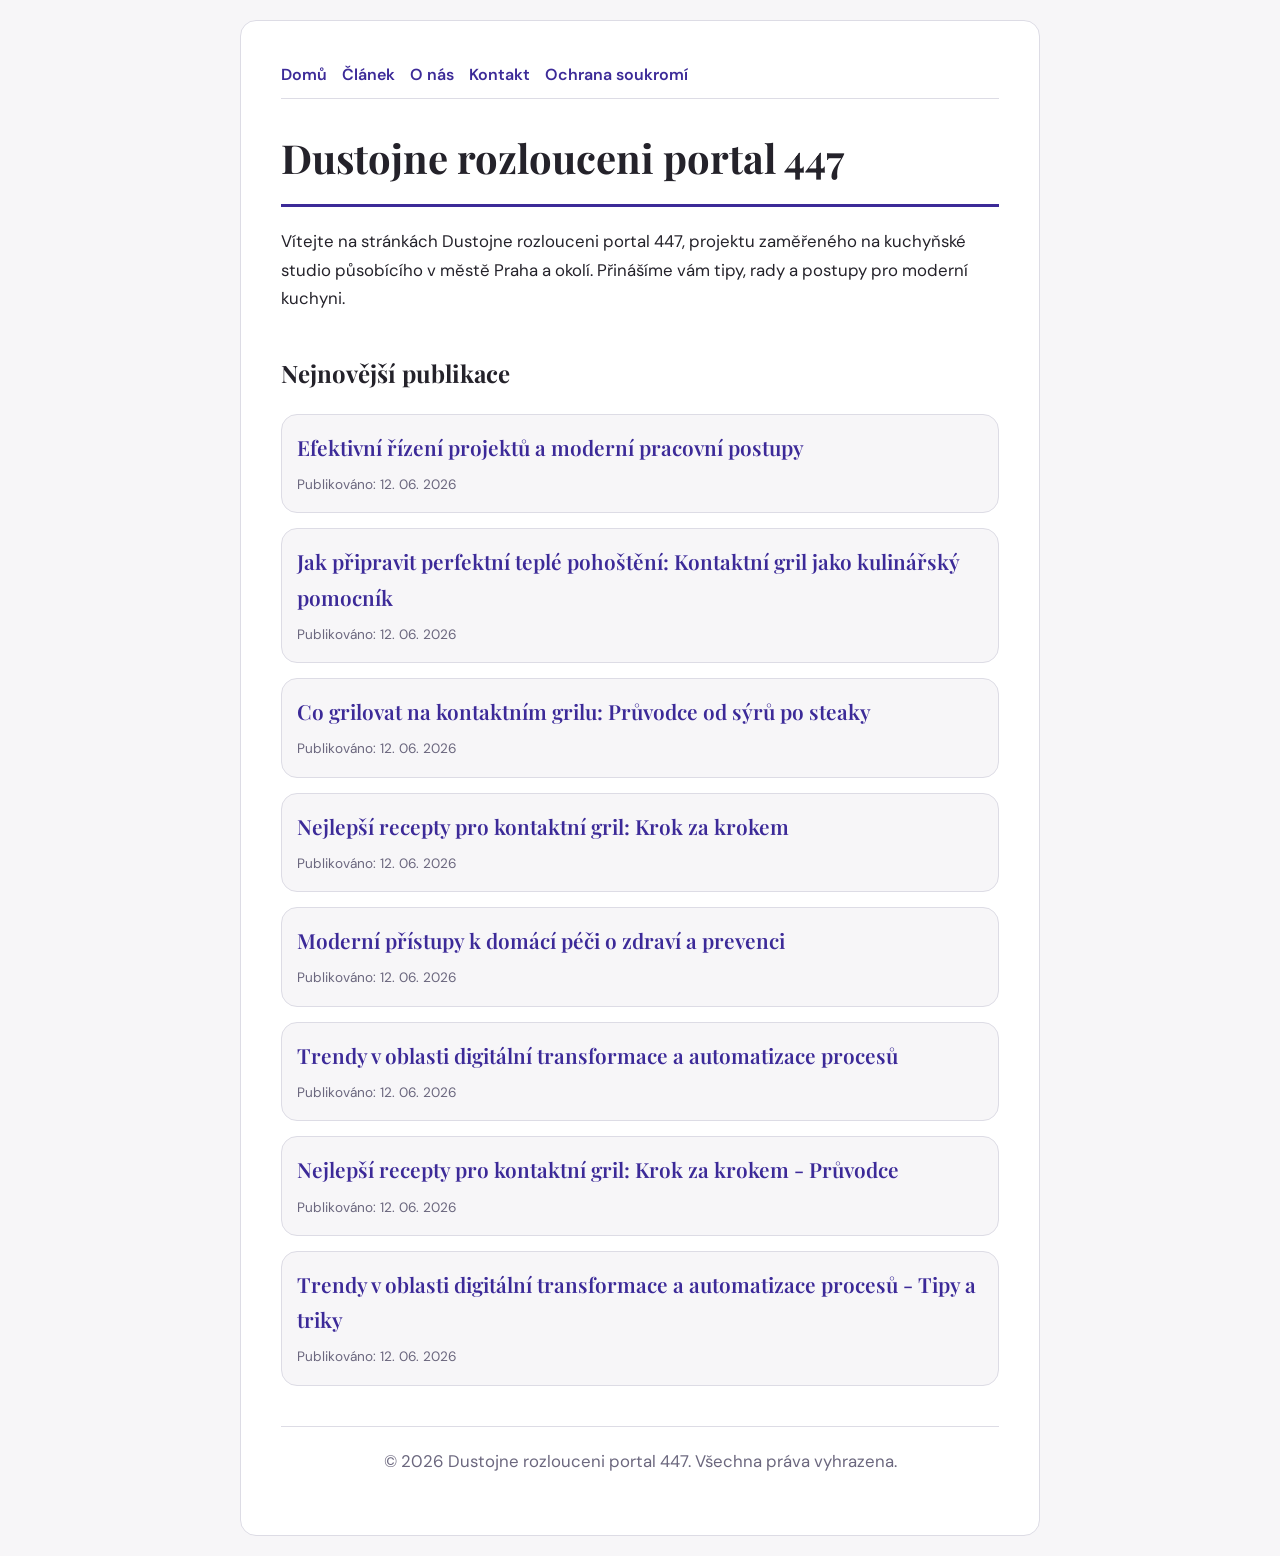
<file: index.html>
<!DOCTYPE html>
<html lang="cs">
<head>
    <meta charset="UTF-8">
    <meta name="viewport" content="width=device-width, initial-scale=1.0">
    <title>Dustojne rozlouceni portal 447 | Kuchyňské studio - Praha</title>
    <meta name="description" content="Vítejte na stránkách Dustojne rozlouceni portal 447, projektu zaměřeného na kuchyňské studio působícího v městě Praha a okolí. Přinášíme vám tipy, rady a postupy pro moderní kuchyni.">
    <meta name="geo.region" content="CZ" />
    <meta name="geo.placename" content="Praha" />
    <meta name="geo.position" content="50.0755;14.4378" />
    <meta name="ICBM" content="50.0755, 14.4378" />
    <link rel="stylesheet" href="style.css">
    <script type="application/ld+json">
{
  "@context": "https://schema.org",
  "@type": "LocalBusiness",
  "name": "Dustojne rozlouceni portal 447",
  "url": "https://dustojne-rozlouceni-portal-447.github.io",
  "telephone": "+420 222 555 123",
  "address": {
    "@type": "PostalAddress",
    "addressLocality": "Praha",
    "addressRegion": "Praha",
    "postalCode": "110 00",
    "addressCountry": "CZ"
  },
  "geo": {
    "@type": "GeoCoordinates",
    "latitude": 50.0755,
    "longitude": 14.4378
  }
}
</script>
</head>
<body>
    
        <div class="container" style="max-width: 800px;">
            <nav style="display: flex; gap: 15px; margin-bottom: 25px; border-bottom: 1px solid var(--border-color); padding-bottom: 10px; overflow-x: auto; flex-wrap: wrap;">
            <a href="index.html">Domů</a>
            <a href="efektivni-rizeni-projektu-a-moderni-pracovni-postupy.html">Článek</a>
            <a href="about.html">O nás</a>
            <a href="contact.html">Kontakt</a>
            <a href="privacy.html">Ochrana soukromí</a>
        </nav>
            <h1>Dustojne rozlouceni portal 447</h1>
            <p>Vítejte na stránkách Dustojne rozlouceni portal 447, projektu zaměřeného na kuchyňské studio působícího v městě Praha a okolí. Přinášíme vám tipy, rady a postupy pro moderní kuchyni.</p>
            <h2 style="margin-top: 40px;">Nejnovější publikace</h2>
            <ul style="list-style-type: none; padding-left: 0;">
                <li style="background: var(--bg-color); padding: 15px; border-radius: var(--border-radius); border: 1px solid var(--border-color); margin-bottom: 15px;">
                <h3 style="margin-bottom: 5px; font-size: 1.3rem;"><a href="efektivni-rizeni-projektu-a-moderni-pracovni-postupy.html">Efektivní řízení projektů a moderní pracovní postupy</a></h3>
                <span style="font-size:0.85rem; color: var(--muted-text)">Publikováno: 12. 06. 2026</span>
            </li>
<li style="background: var(--bg-color); padding: 15px; border-radius: var(--border-radius); border: 1px solid var(--border-color); margin-bottom: 15px;">
                <h3 style="margin-bottom: 5px; font-size: 1.3rem;"><a href="jak-pripravit-perfektni-teple-pohosteni-kontaktni-gril-jako-kulinarsky-pomocnik.html">Jak připravit perfektní teplé pohoštění: Kontaktní gril jako kulinářský pomocník</a></h3>
                <span style="font-size:0.85rem; color: var(--muted-text)">Publikováno: 12. 06. 2026</span>
            </li>
<li style="background: var(--bg-color); padding: 15px; border-radius: var(--border-radius); border: 1px solid var(--border-color); margin-bottom: 15px;">
                <h3 style="margin-bottom: 5px; font-size: 1.3rem;"><a href="co-grilovat-na-kontaktnim-grilu-pruvodce-od-syru-po-steaky.html">Co grilovat na kontaktním grilu: Průvodce od sýrů po steaky</a></h3>
                <span style="font-size:0.85rem; color: var(--muted-text)">Publikováno: 12. 06. 2026</span>
            </li>
<li style="background: var(--bg-color); padding: 15px; border-radius: var(--border-radius); border: 1px solid var(--border-color); margin-bottom: 15px;">
                <h3 style="margin-bottom: 5px; font-size: 1.3rem;"><a href="nejlepsi-recepty-pro-kontaktni-gril-krok-za-krokem.html">Nejlepší recepty pro kontaktní gril: Krok za krokem</a></h3>
                <span style="font-size:0.85rem; color: var(--muted-text)">Publikováno: 12. 06. 2026</span>
            </li>
<li style="background: var(--bg-color); padding: 15px; border-radius: var(--border-radius); border: 1px solid var(--border-color); margin-bottom: 15px;">
                <h3 style="margin-bottom: 5px; font-size: 1.3rem;"><a href="moderni-pristupy-k-domaci-peci-o-zdravi-a-prevenci.html">Moderní přístupy k domácí péči o zdraví a prevenci</a></h3>
                <span style="font-size:0.85rem; color: var(--muted-text)">Publikováno: 12. 06. 2026</span>
            </li>
<li style="background: var(--bg-color); padding: 15px; border-radius: var(--border-radius); border: 1px solid var(--border-color); margin-bottom: 15px;">
                <h3 style="margin-bottom: 5px; font-size: 1.3rem;"><a href="trendy-v-oblasti-digitalni-transformace-a-automatizace-procesu.html">Trendy v oblasti digitální transformace a automatizace procesů</a></h3>
                <span style="font-size:0.85rem; color: var(--muted-text)">Publikováno: 12. 06. 2026</span>
            </li>
<li style="background: var(--bg-color); padding: 15px; border-radius: var(--border-radius); border: 1px solid var(--border-color); margin-bottom: 15px;">
                <h3 style="margin-bottom: 5px; font-size: 1.3rem;"><a href="nejlepsi-recepty-pro-kontaktni-gril-krok-za-krokem-pruvodce.html">Nejlepší recepty pro kontaktní gril: Krok za krokem - Průvodce</a></h3>
                <span style="font-size:0.85rem; color: var(--muted-text)">Publikováno: 12. 06. 2026</span>
            </li>
<li style="background: var(--bg-color); padding: 15px; border-radius: var(--border-radius); border: 1px solid var(--border-color); margin-bottom: 15px;">
                <h3 style="margin-bottom: 5px; font-size: 1.3rem;"><a href="trendy-v-oblasti-digitalni-transformace-a-automatizace-procesu-tipy-a-triky.html">Trendy v oblasti digitální transformace a automatizace procesů - Tipy a triky</a></h3>
                <span style="font-size:0.85rem; color: var(--muted-text)">Publikováno: 12. 06. 2026</span>
            </li>

            </ul>
            <footer>
                <p>&copy; 2026 Dustojne rozlouceni portal 447. Všechna práva vyhrazena.</p>
            </footer>
        </div>
        
</body>
</html>
</file>
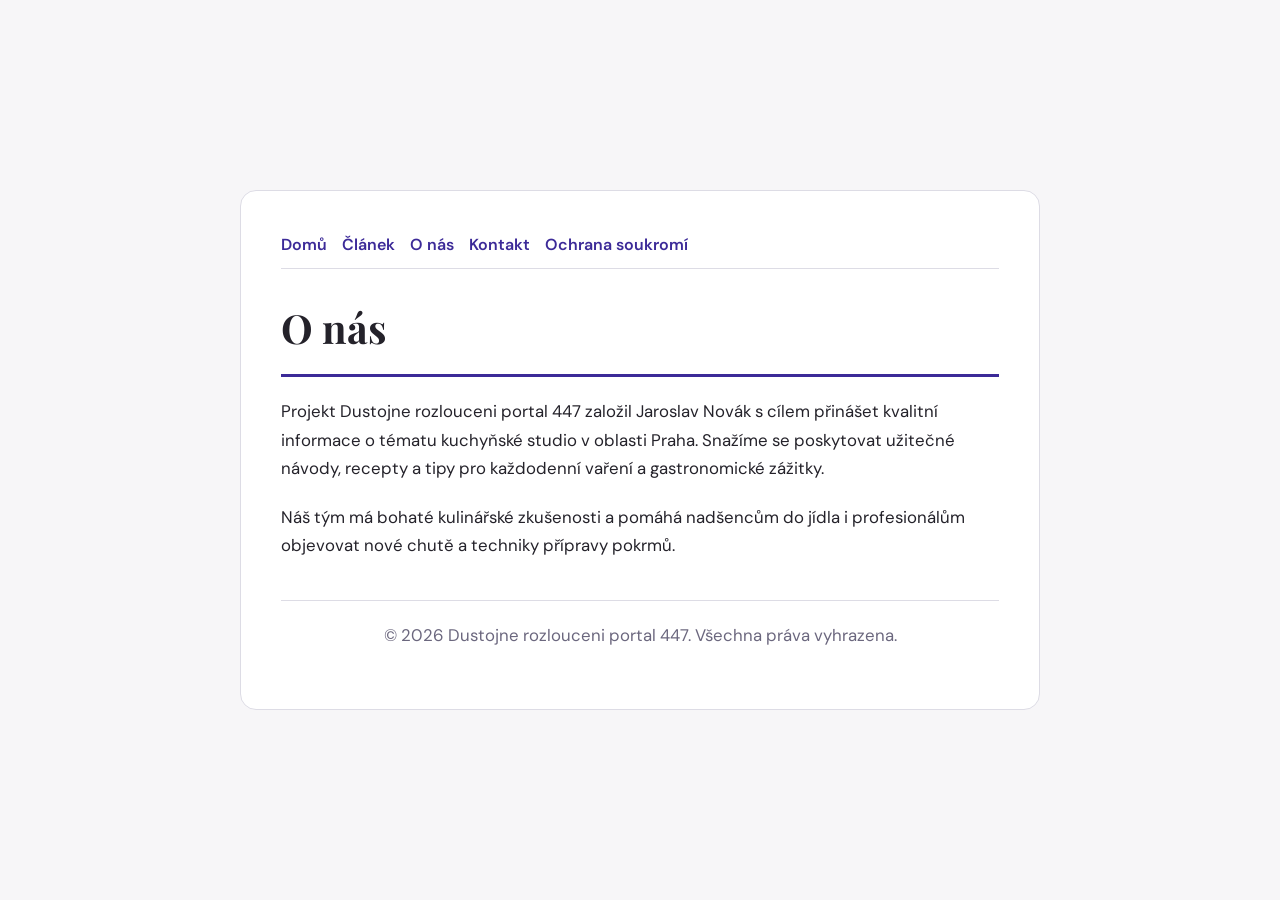
<file: about.html>
<!DOCTYPE html>
<html lang="cs">
<head>
    <meta charset="UTF-8">
    <meta name="viewport" content="width=device-width, initial-scale=1.0">
    <title>O nás | Dustojne rozlouceni portal 447</title>
    <meta name="description" content="Projekt Dustojne rozlouceni portal 447 založil Jaroslav Novák s cílem přinášet kvalitní informace o tématu kuchyňské studio v oblasti Praha. Snažíme se poskytovat užitečné návody, recepty a tipy pro každodenní vaření a gastronomické zážitky.">
    <meta name="geo.region" content="CZ" />
    <meta name="geo.placename" content="Praha" />
    <meta name="geo.position" content="50.0755;14.4378" />
    <meta name="ICBM" content="50.0755, 14.4378" />
    <link rel="stylesheet" href="style.css">
</head>
<body>
    
        <div class="container" style="max-width: 800px;">
            <nav style="display: flex; gap: 15px; margin-bottom: 25px; border-bottom: 1px solid var(--border-color); padding-bottom: 10px; overflow-x: auto; flex-wrap: wrap;">
            <a href="index.html">Domů</a>
            <a href="efektivni-rizeni-projektu-a-moderni-pracovni-postupy.html">Článek</a>
            <a href="about.html">O nás</a>
            <a href="contact.html">Kontakt</a>
            <a href="privacy.html">Ochrana soukromí</a>
        </nav>
            <h1>O nás</h1>
            <p>Projekt Dustojne rozlouceni portal 447 založil Jaroslav Novák s cílem přinášet kvalitní informace o tématu kuchyňské studio v oblasti Praha. Snažíme se poskytovat užitečné návody, recepty a tipy pro každodenní vaření a gastronomické zážitky.</p>
            <p>Náš tým má bohaté kulinářské zkušenosti a pomáhá nadšencům do jídla i profesionálům objevovat nové chutě a techniky přípravy pokrmů.</p>
            <footer>
                <p>&copy; 2026 Dustojne rozlouceni portal 447. Všechna práva vyhrazena.</p>
            </footer>
        </div>
        
</body>
</html>
</file>
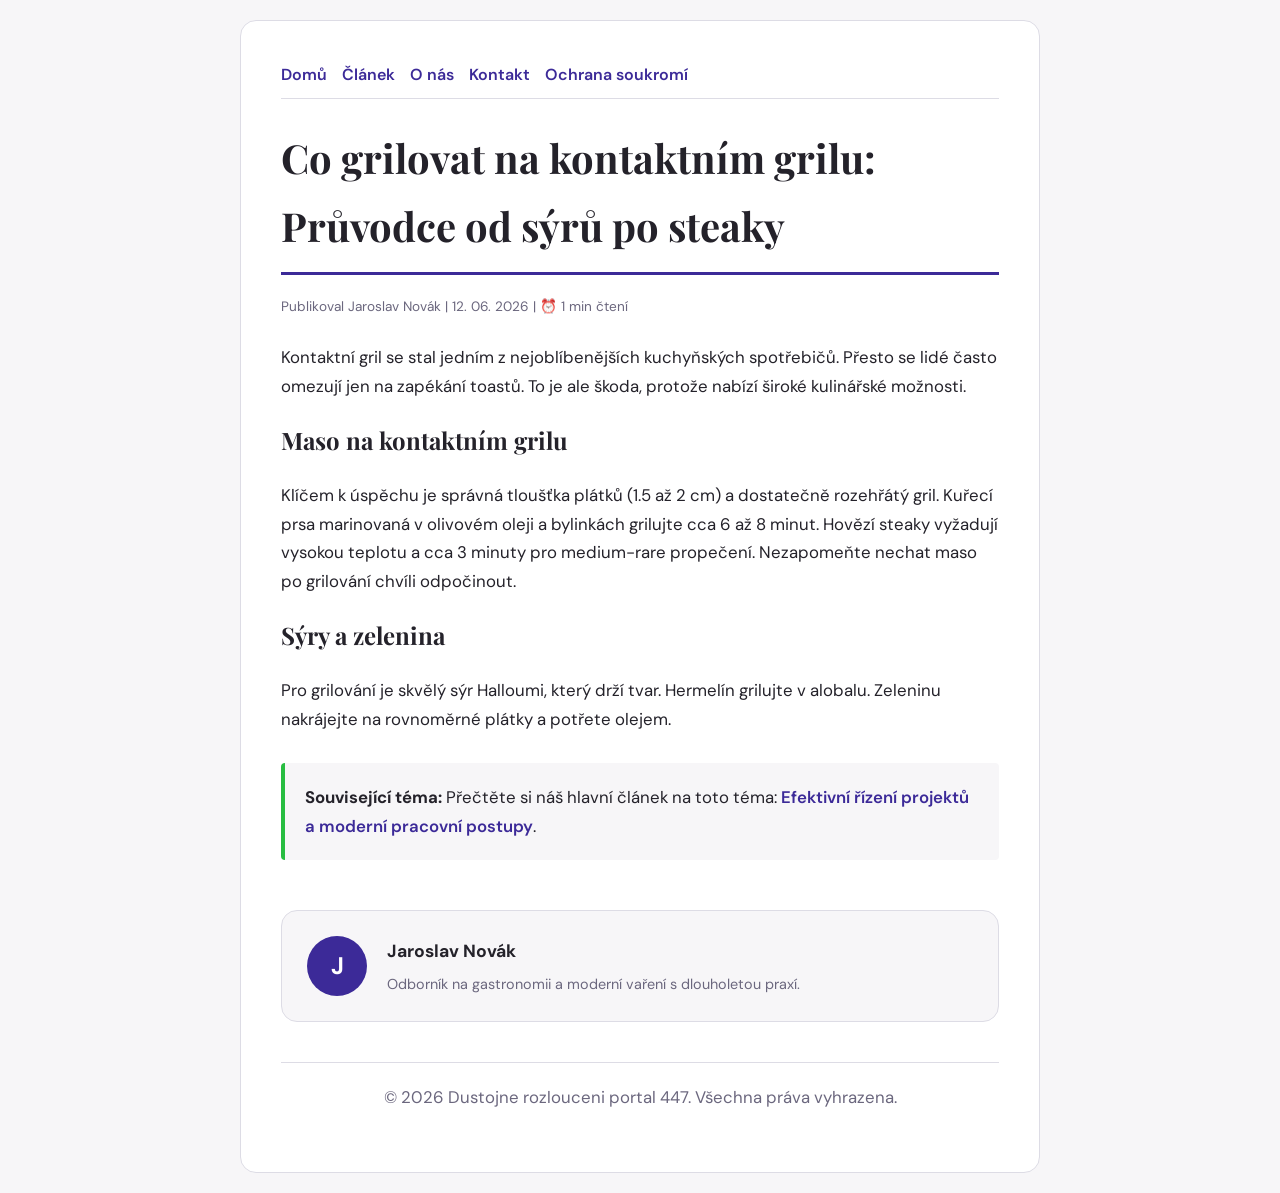
<file: co-grilovat-na-kontaktnim-grilu-pruvodce-od-syru-po-steaky.html>
<!DOCTYPE html>
<html lang="cs">
<head>
    <meta charset="UTF-8">
    <meta name="viewport" content="width=device-width, initial-scale=1.0">
    <title>Co grilovat na kontaktním grilu: Průvodce od sýrů po steaky - Dustojne rozlouceni portal 447</title>
    <meta name="description" content="Co grilovat na kontaktním grilu: Průvodce od sýrů po steaky">
    <meta name="geo.region" content="CZ" />
    <meta name="geo.placename" content="Praha" />
    <meta name="geo.position" content="50.0755;14.4378" />
    <meta name="ICBM" content="50.0755, 14.4378" />
    <link rel="stylesheet" href="style.css">
</head>
<body>
    
            <div class="container" style="max-width: 800px;">
                <nav style="display: flex; gap: 15px; margin-bottom: 25px; border-bottom: 1px solid var(--border-color); padding-bottom: 10px; overflow-x: auto; flex-wrap: wrap;">
            <a href="index.html">Domů</a>
            <a href="efektivni-rizeni-projektu-a-moderni-pracovni-postupy.html">Článek</a>
            <a href="about.html">O nás</a>
            <a href="contact.html">Kontakt</a>
            <a href="privacy.html">Ochrana soukromí</a>
        </nav>
                <h1>Co grilovat na kontaktním grilu: Průvodce od sýrů po steaky</h1>
                <div style="font-size:0.85rem; color: var(--muted-text); margin-bottom: 25px;">
                    Publikoval Jaroslav Novák | 12. 06. 2026 | ⏰ 1 min čtení
                </div>
                <article style="margin-top: 20px;">
                    <p>Kontaktní gril se stal jedním z nejoblíbenějších kuchyňských spotřebičů. Přesto se lidé často omezují jen na zapékání toastů. To je ale škoda, protože nabízí široké kulinářské možnosti.</p>
<h2>Maso na kontaktním grilu</h2>
<p>Klíčem k úspěchu je správná tloušťka plátků (1.5 až 2 cm) a dostatečně rozehřátý gril. Kuřecí prsa marinovaná v olivovém oleji a bylinkách grilujte cca 6 až 8 minut. Hovězí steaky vyžadují vysokou teplotu a cca 3 minuty pro medium-rare propečení. Nezapomeňte nechat maso po grilování chvíli odpočinout.</p>
<h2>Sýry a zelenina</h2>
<p>Pro grilování je skvělý sýr Halloumi, který drží tvar. Hermelín grilujte v alobalu. Zeleninu nakrájejte na rovnoměrné plátky a potřete olejem.</p>
                    <div class="link-resource" style="margin-top: 30px; padding: 20px; border-left: 4px solid var(--accent-color); background: var(--bg-color); border-radius: 4px;"><p style="margin: 0;"><strong>Související téma:</strong> Přečtěte si náš hlavní článek na toto téma: <a href="efektivni-rizeni-projektu-a-moderni-pracovni-postupy.html">Efektivní řízení projektů a moderní pracovní postupy</a>.</p></div>
                </article>
                
            <div class="author-box" style="margin-top: 50px; padding: 25px; background: var(--bg-color); border: 1px solid var(--border-color); border-radius: var(--border-radius); display: flex; gap: 20px; align-items: center;">
                <div style="width: 60px; height: 60px; border-radius: 50%; background: var(--primary-color); display: flex; align-items: center; justify-content: center; color: white; font-weight: bold; font-size: 1.5rem;">J</div>
                <div>
                    <h4 style="margin-bottom: 5px; font-weight: bold; font-size: 1.1rem;">Jaroslav Novák</h4>
                    <p style="margin: 0; font-size: 0.9rem; color: var(--muted-text);">Odborník na gastronomii a moderní vaření s dlouholetou praxí.</p>
                </div>
            </div>
            
                <footer>
                    <p>&copy; 2026 Dustojne rozlouceni portal 447. Všechna práva vyhrazena.</p>
                </footer>
            </div>
            
</body>
</html>
</file>
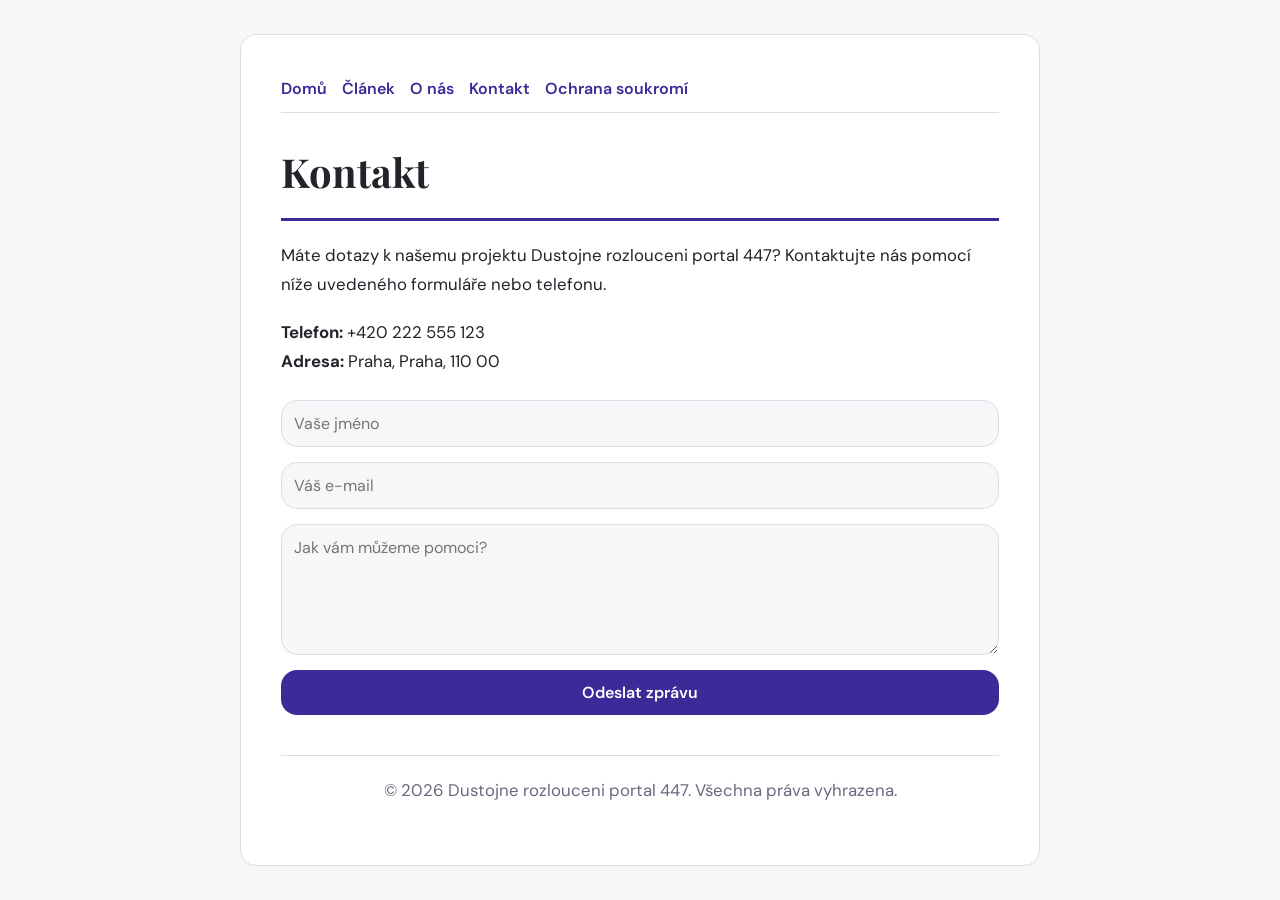
<file: contact.html>
<!DOCTYPE html>
<html lang="cs">
<head>
    <meta charset="UTF-8">
    <meta name="viewport" content="width=device-width, initial-scale=1.0">
    <title>Kontakt | Dustojne rozlouceni portal 447</title>
    <meta name="description" content="Máte dotazy k našemu projektu Dustojne rozlouceni portal 447? Kontaktujte nás pomocí níže uvedeného formuláře nebo telefonu.">
    <meta name="geo.region" content="CZ" />
    <meta name="geo.placename" content="Praha" />
    <meta name="geo.position" content="50.0755;14.4378" />
    <meta name="ICBM" content="50.0755, 14.4378" />
    <link rel="stylesheet" href="style.css">
</head>
<body>
    
        <div class="container" style="max-width: 800px;">
            <nav style="display: flex; gap: 15px; margin-bottom: 25px; border-bottom: 1px solid var(--border-color); padding-bottom: 10px; overflow-x: auto; flex-wrap: wrap;">
            <a href="index.html">Domů</a>
            <a href="efektivni-rizeni-projektu-a-moderni-pracovni-postupy.html">Článek</a>
            <a href="about.html">O nás</a>
            <a href="contact.html">Kontakt</a>
            <a href="privacy.html">Ochrana soukromí</a>
        </nav>
            <h1>Kontakt</h1>
            <p>Máte dotazy k našemu projektu Dustojne rozlouceni portal 447? Kontaktujte nás pomocí níže uvedeného formuláře nebo telefonu.</p>
            <p><strong>Telefon:</strong> +420 222 555 123<br><strong>Adresa:</strong> Praha, Praha, 110 00</p>
            <form action="https://formspree.io/f/placeholder" method="POST">
                <input type="text" name="name" placeholder="Vaše jméno" required>
                <input type="email" name="email" placeholder="Váš e-mail" required>
                <textarea name="message" placeholder="Jak vám můžeme pomoci?" rows="5" required></textarea>
                <button type="submit">Odeslat zprávu</button>
            </form>
            <footer>
                <p>&copy; 2026 Dustojne rozlouceni portal 447. Všechna práva vyhrazena.</p>
            </footer>
        </div>
        
</body>
</html>
</file>
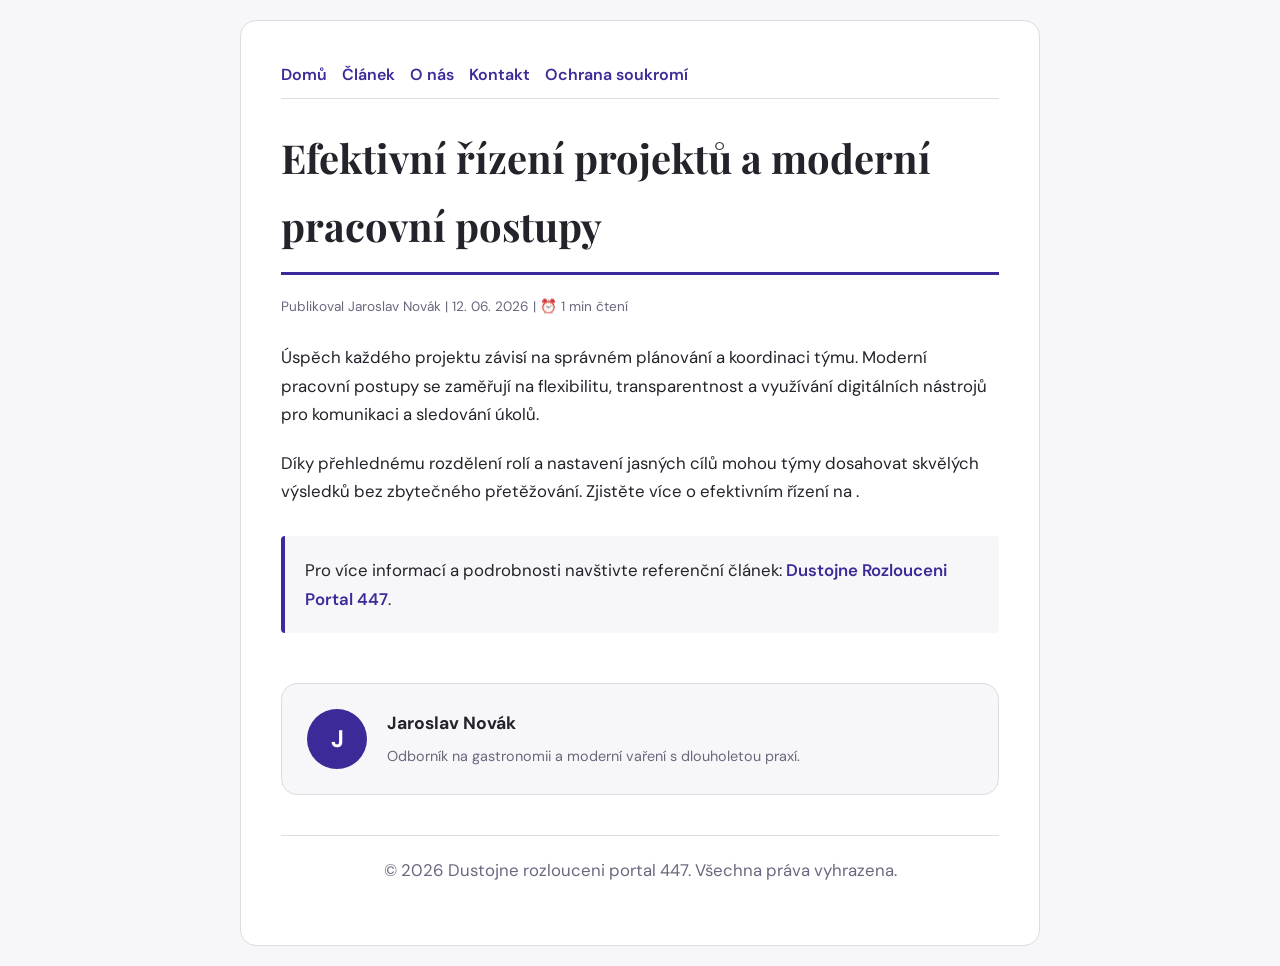
<file: efektivni-rizeni-projektu-a-moderni-pracovni-postupy.html>
<!DOCTYPE html>
<html lang="cs">
<head>
    <meta charset="UTF-8">
    <meta name="viewport" content="width=device-width, initial-scale=1.0">
    <title>Efektivní řízení projektů a moderní pracovní postupy - Dustojne rozlouceni portal 447</title>
    <meta name="description" content="Efektivní řízení projektů a moderní pracovní postupy">
    <meta name="geo.region" content="CZ" />
    <meta name="geo.placename" content="Praha" />
    <meta name="geo.position" content="50.0755;14.4378" />
    <meta name="ICBM" content="50.0755, 14.4378" />
    <link rel="stylesheet" href="style.css">
</head>
<body>
    
            <div class="container" style="max-width: 800px;">
                <nav style="display: flex; gap: 15px; margin-bottom: 25px; border-bottom: 1px solid var(--border-color); padding-bottom: 10px; overflow-x: auto; flex-wrap: wrap;">
            <a href="index.html">Domů</a>
            <a href="efektivni-rizeni-projektu-a-moderni-pracovni-postupy.html">Článek</a>
            <a href="about.html">O nás</a>
            <a href="contact.html">Kontakt</a>
            <a href="privacy.html">Ochrana soukromí</a>
        </nav>
                <h1>Efektivní řízení projektů a moderní pracovní postupy</h1>
                <div style="font-size:0.85rem; color: var(--muted-text); margin-bottom: 25px;">
                    Publikoval Jaroslav Novák | 12. 06. 2026 | ⏰ 1 min čtení
                </div>
                <article style="margin-top: 20px;">
                    <p>Úspěch každého projektu závisí na správném plánování a koordinaci týmu. Moderní pracovní postupy se zaměřují na flexibilitu, transparentnost a využívání digitálních nástrojů pro komunikaci a sledování úkolů.</p>
<p>Díky přehlednému rozdělení rolí a nastavení jasných cílů mohou týmy dosahovat skvělých výsledků bez zbytečného přetěžování. Zjistěte více o efektivním řízení na .</p>
                    <div class="link-resource" style="margin-top: 30px; padding: 20px; border-left: 4px solid var(--primary-color); background: var(--bg-color); border-radius: 4px;"><p style="margin: 0;">Pro více informací a podrobnosti navštivte referenční článek: <strong><a href="https://krematoriumzviratamazlicku.eu/blog/dustojne-rozlouceni-se-psem/">Dustojne Rozlouceni Portal 447</a></strong>.</p></div>
                </article>
                
            <div class="author-box" style="margin-top: 50px; padding: 25px; background: var(--bg-color); border: 1px solid var(--border-color); border-radius: var(--border-radius); display: flex; gap: 20px; align-items: center;">
                <div style="width: 60px; height: 60px; border-radius: 50%; background: var(--primary-color); display: flex; align-items: center; justify-content: center; color: white; font-weight: bold; font-size: 1.5rem;">J</div>
                <div>
                    <h4 style="margin-bottom: 5px; font-weight: bold; font-size: 1.1rem;">Jaroslav Novák</h4>
                    <p style="margin: 0; font-size: 0.9rem; color: var(--muted-text);">Odborník na gastronomii a moderní vaření s dlouholetou praxí.</p>
                </div>
            </div>
            
                <footer>
                    <p>&copy; 2026 Dustojne rozlouceni portal 447. Všechna práva vyhrazena.</p>
                </footer>
            </div>
            
</body>
</html>
</file>
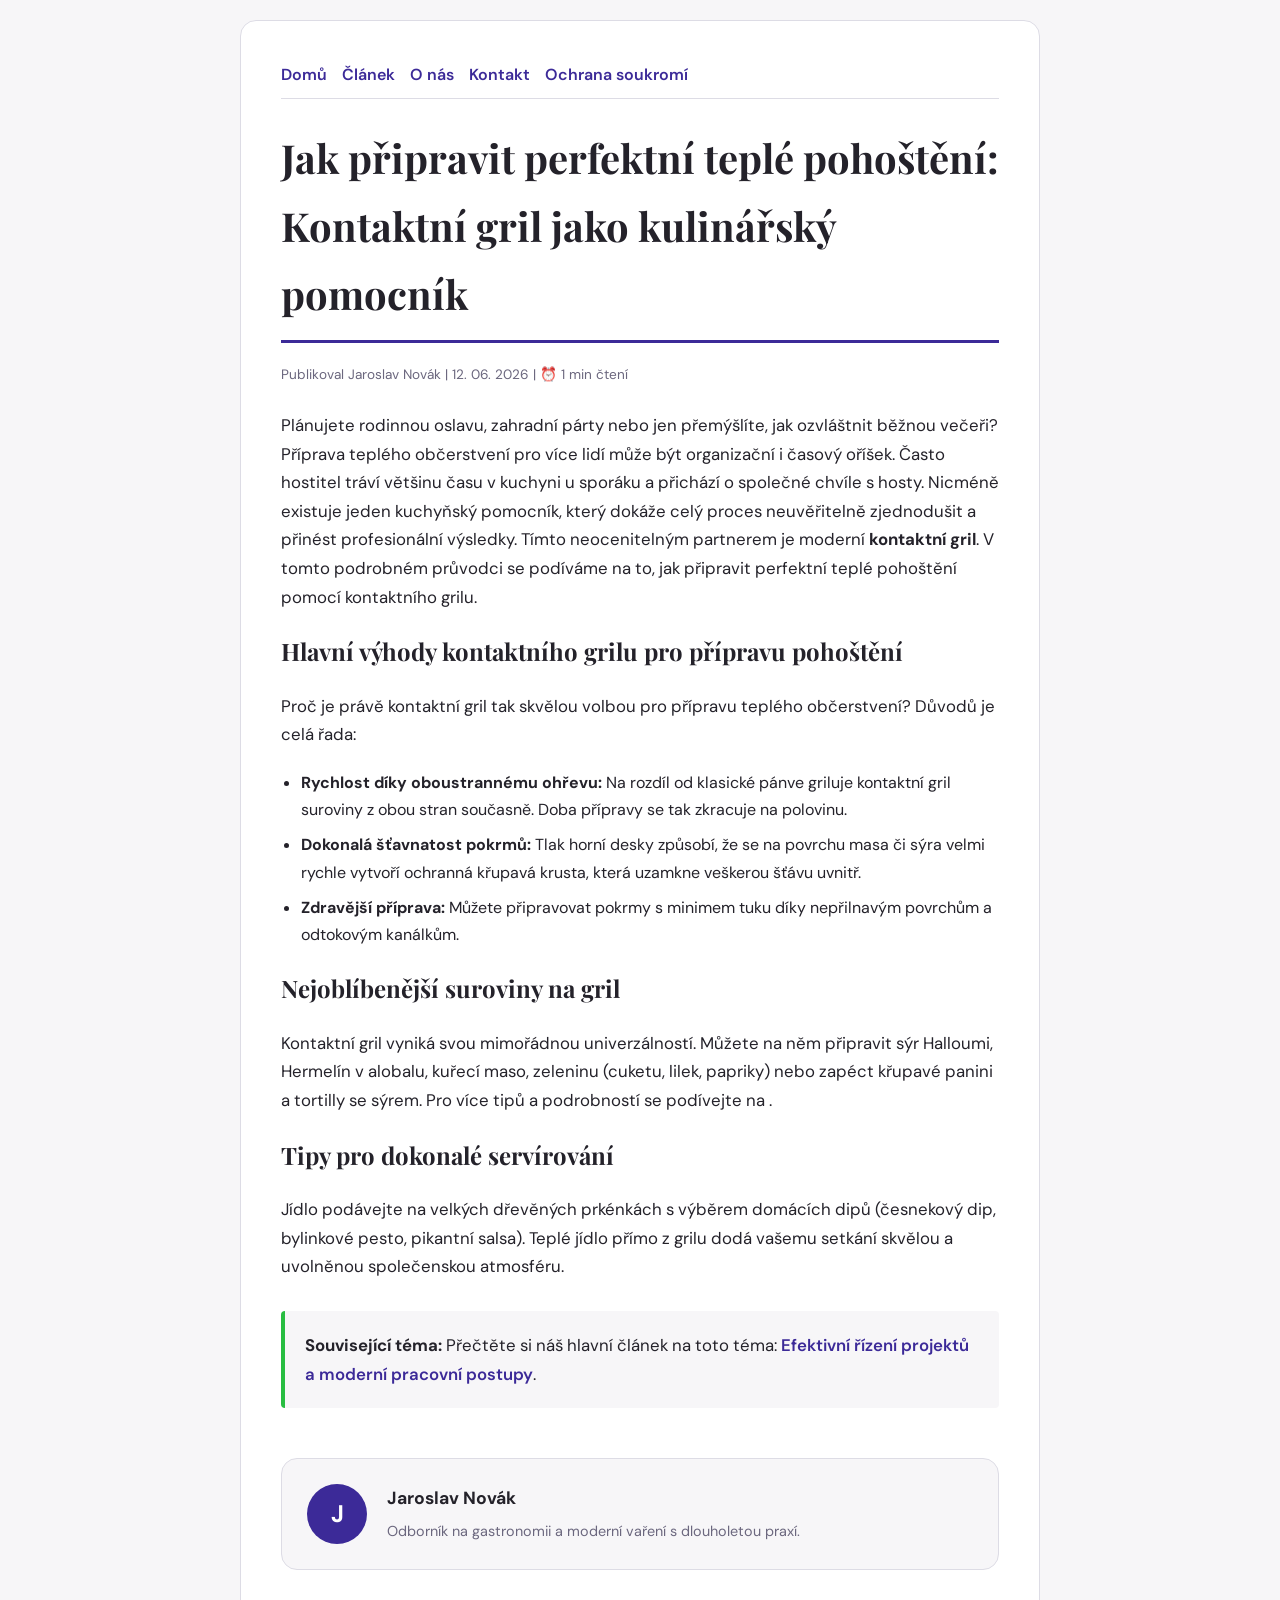
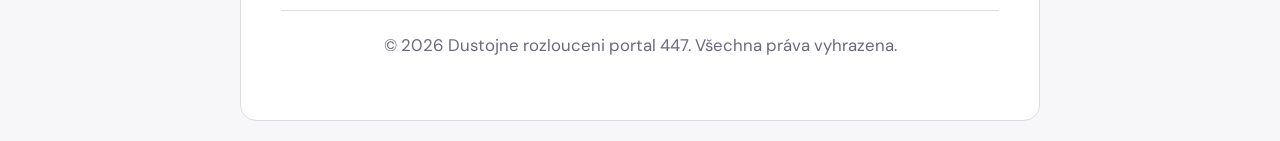
<file: jak-pripravit-perfektni-teple-pohosteni-kontaktni-gril-jako-kulinarsky-pomocnik.html>
<!DOCTYPE html>
<html lang="cs">
<head>
    <meta charset="UTF-8">
    <meta name="viewport" content="width=device-width, initial-scale=1.0">
    <title>Jak připravit perfektní teplé pohoštění: Kontaktní gril jako kulinářský pomocník - Dustojne rozlouceni portal 447</title>
    <meta name="description" content="Jak připravit perfektní teplé pohoštění: Kontaktní gril jako kulinářský pomocník">
    <meta name="geo.region" content="CZ" />
    <meta name="geo.placename" content="Praha" />
    <meta name="geo.position" content="50.0755;14.4378" />
    <meta name="ICBM" content="50.0755, 14.4378" />
    <link rel="stylesheet" href="style.css">
</head>
<body>
    
            <div class="container" style="max-width: 800px;">
                <nav style="display: flex; gap: 15px; margin-bottom: 25px; border-bottom: 1px solid var(--border-color); padding-bottom: 10px; overflow-x: auto; flex-wrap: wrap;">
            <a href="index.html">Domů</a>
            <a href="efektivni-rizeni-projektu-a-moderni-pracovni-postupy.html">Článek</a>
            <a href="about.html">O nás</a>
            <a href="contact.html">Kontakt</a>
            <a href="privacy.html">Ochrana soukromí</a>
        </nav>
                <h1>Jak připravit perfektní teplé pohoštění: Kontaktní gril jako kulinářský pomocník</h1>
                <div style="font-size:0.85rem; color: var(--muted-text); margin-bottom: 25px;">
                    Publikoval Jaroslav Novák | 12. 06. 2026 | ⏰ 1 min čtení
                </div>
                <article style="margin-top: 20px;">
                    <p>Plánujete rodinnou oslavu, zahradní párty nebo jen přemýšlíte, jak ozvláštnit běžnou večeři? Příprava teplého občerstvení pro více lidí může být organizační i časový oříšek. Často hostitel tráví většinu času v kuchyni u sporáku a přichází o společné chvíle s hosty. Nicméně existuje jeden kuchyňský pomocník, který dokáže celý proces neuvěřitelně zjednodušit a přinést profesionální výsledky. Tímto neocenitelným partnerem je moderní <strong>kontaktní gril</strong>. V tomto podrobném průvodci se podíváme na to, jak připravit perfektní teplé pohoštění pomocí kontaktního grilu.</p>
<h2>Hlavní výhody kontaktního grilu pro přípravu pohoštění</h2>
<p>Proč je právě kontaktní gril tak skvělou volbou pro přípravu teplého občerstvení? Důvodů je celá řada:</p>
<ul>
    <li><strong>Rychlost díky oboustrannému ohřevu:</strong> Na rozdíl od klasické pánve griluje kontaktní gril suroviny z obou stran současně. Doba přípravy se tak zkracuje na polovinu.</li>
    <li><strong>Dokonalá šťavnatost pokrmů:</strong> Tlak horní desky způsobí, že se na povrchu masa či sýra velmi rychle vytvoří ochranná křupavá krusta, která uzamkne veškerou šťávu uvnitř.</li>
    <li><strong>Zdravější příprava:</strong> Můžete připravovat pokrmy s minimem tuku díky nepřilnavým povrchům a odtokovým kanálkům.</li>
</ul>
<h2>Nejoblíbenější suroviny na gril</h2>
<p>Kontaktní gril vyniká svou mimořádnou univerzálností. Můžete na něm připravit sýr Halloumi, Hermelín v alobalu, kuřecí maso, zeleninu (cuketu, lilek, papriky) nebo zapéct křupavé panini a tortilly se sýrem. Pro více tipů a podrobností se podívejte na .</p>
<h2>Tipy pro dokonalé servírování</h2>
<p>Jídlo podávejte na velkých dřevěných prkénkách s výběrem domácích dipů (česnekový dip, bylinkové pesto, pikantní salsa). Teplé jídlo přímo z grilu dodá vašemu setkání skvělou a uvolněnou společenskou atmosféru.</p>
                    <div class="link-resource" style="margin-top: 30px; padding: 20px; border-left: 4px solid var(--accent-color); background: var(--bg-color); border-radius: 4px;"><p style="margin: 0;"><strong>Související téma:</strong> Přečtěte si náš hlavní článek na toto téma: <a href="efektivni-rizeni-projektu-a-moderni-pracovni-postupy.html">Efektivní řízení projektů a moderní pracovní postupy</a>.</p></div>
                </article>
                
            <div class="author-box" style="margin-top: 50px; padding: 25px; background: var(--bg-color); border: 1px solid var(--border-color); border-radius: var(--border-radius); display: flex; gap: 20px; align-items: center;">
                <div style="width: 60px; height: 60px; border-radius: 50%; background: var(--primary-color); display: flex; align-items: center; justify-content: center; color: white; font-weight: bold; font-size: 1.5rem;">J</div>
                <div>
                    <h4 style="margin-bottom: 5px; font-weight: bold; font-size: 1.1rem;">Jaroslav Novák</h4>
                    <p style="margin: 0; font-size: 0.9rem; color: var(--muted-text);">Odborník na gastronomii a moderní vaření s dlouholetou praxí.</p>
                </div>
            </div>
            
                <footer>
                    <p>&copy; 2026 Dustojne rozlouceni portal 447. Všechna práva vyhrazena.</p>
                </footer>
            </div>
            
</body>
</html>
</file>
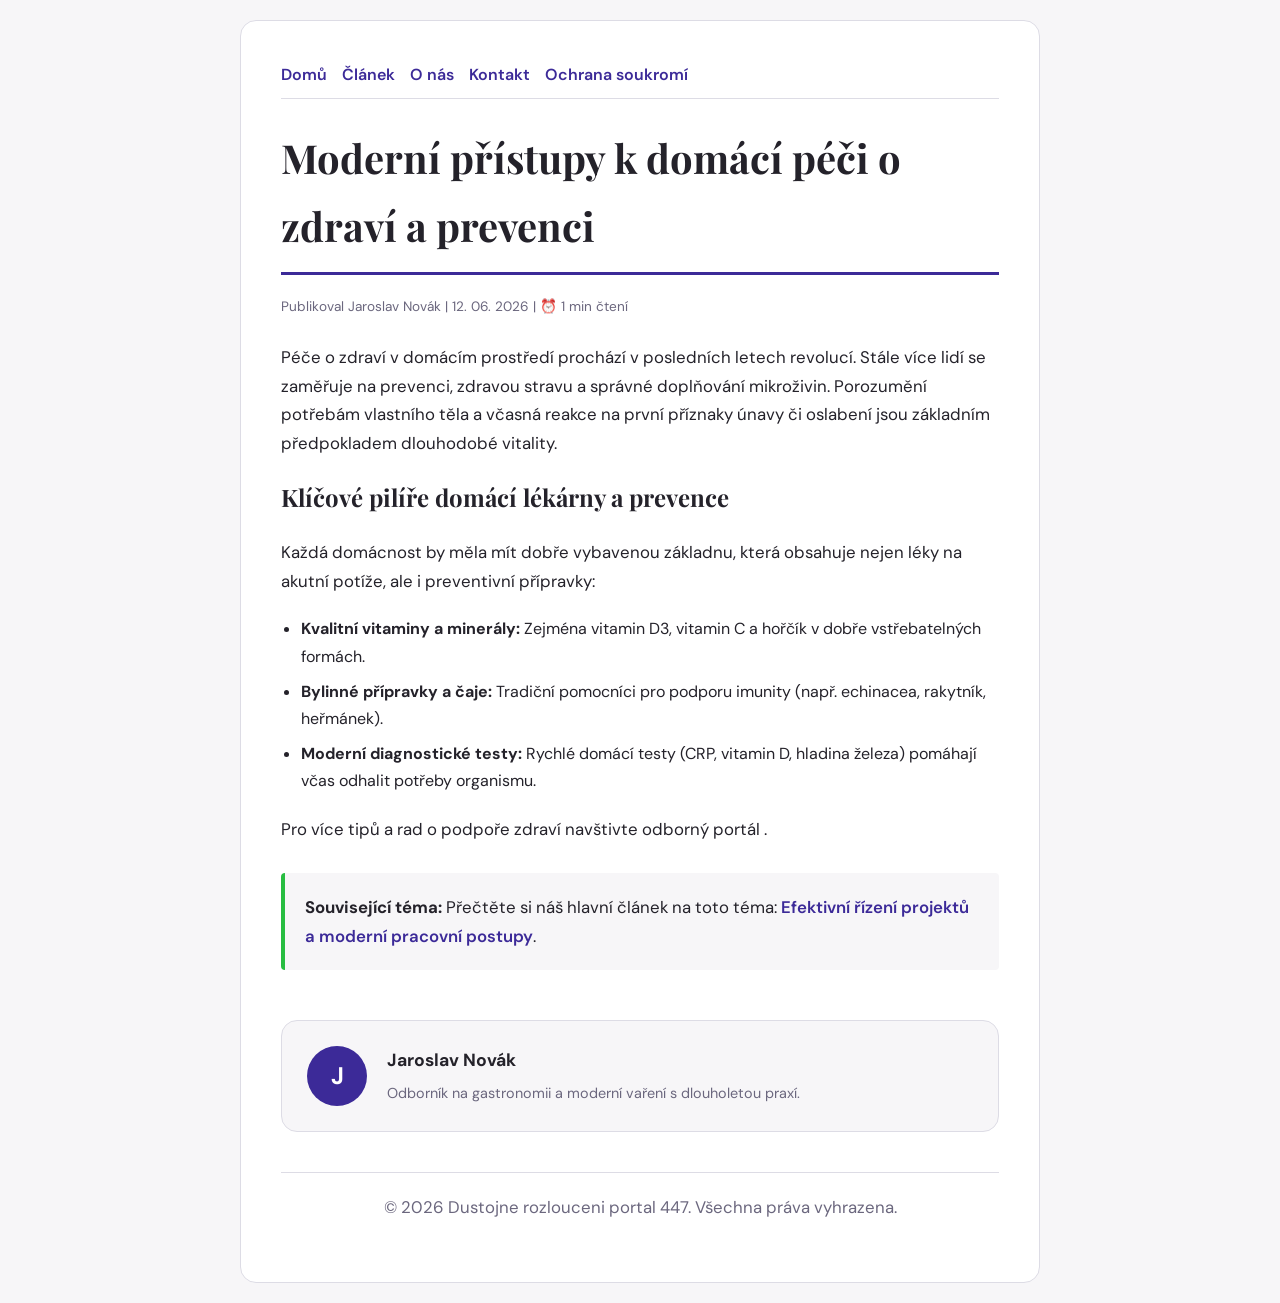
<file: moderni-pristupy-k-domaci-peci-o-zdravi-a-prevenci.html>
<!DOCTYPE html>
<html lang="cs">
<head>
    <meta charset="UTF-8">
    <meta name="viewport" content="width=device-width, initial-scale=1.0">
    <title>Moderní přístupy k domácí péči o zdraví a prevenci - Dustojne rozlouceni portal 447</title>
    <meta name="description" content="Moderní přístupy k domácí péči o zdraví a prevenci">
    <meta name="geo.region" content="CZ" />
    <meta name="geo.placename" content="Praha" />
    <meta name="geo.position" content="50.0755;14.4378" />
    <meta name="ICBM" content="50.0755, 14.4378" />
    <link rel="stylesheet" href="style.css">
</head>
<body>
    
            <div class="container" style="max-width: 800px;">
                <nav style="display: flex; gap: 15px; margin-bottom: 25px; border-bottom: 1px solid var(--border-color); padding-bottom: 10px; overflow-x: auto; flex-wrap: wrap;">
            <a href="index.html">Domů</a>
            <a href="efektivni-rizeni-projektu-a-moderni-pracovni-postupy.html">Článek</a>
            <a href="about.html">O nás</a>
            <a href="contact.html">Kontakt</a>
            <a href="privacy.html">Ochrana soukromí</a>
        </nav>
                <h1>Moderní přístupy k domácí péči o zdraví a prevenci</h1>
                <div style="font-size:0.85rem; color: var(--muted-text); margin-bottom: 25px;">
                    Publikoval Jaroslav Novák | 12. 06. 2026 | ⏰ 1 min čtení
                </div>
                <article style="margin-top: 20px;">
                    <p>Péče o zdraví v domácím prostředí prochází v posledních letech revolucí. Stále více lidí se zaměřuje na prevenci, zdravou stravu a správné doplňování mikroživin. Porozumění potřebám vlastního těla a včasná reakce na první příznaky únavy či oslabení jsou základním předpokladem dlouhodobé vitality.</p>
<h2>Klíčové pilíře domácí lékárny a prevence</h2>
<p>Každá domácnost by měla mít dobře vybavenou základnu, která obsahuje nejen léky na akutní potíže, ale i preventivní přípravky:</p>
<ul>
    <li><strong>Kvalitní vitaminy a minerály:</strong> Zejména vitamin D3, vitamin C a hořčík v dobře vstřebatelných formách.</li>
    <li><strong>Bylinné přípravky a čaje:</strong> Tradiční pomocníci pro podporu imunity (např. echinacea, rakytník, heřmánek).</li>
    <li><strong>Moderní diagnostické testy:</strong> Rychlé domácí testy (CRP, vitamin D, hladina železa) pomáhají včas odhalit potřeby organismu.</li>
</ul>
<p>Pro více tipů a rad o podpoře zdraví navštivte odborný portál .</p>
                    <div class="link-resource" style="margin-top: 30px; padding: 20px; border-left: 4px solid var(--accent-color); background: var(--bg-color); border-radius: 4px;"><p style="margin: 0;"><strong>Související téma:</strong> Přečtěte si náš hlavní článek na toto téma: <a href="efektivni-rizeni-projektu-a-moderni-pracovni-postupy.html">Efektivní řízení projektů a moderní pracovní postupy</a>.</p></div>
                </article>
                
            <div class="author-box" style="margin-top: 50px; padding: 25px; background: var(--bg-color); border: 1px solid var(--border-color); border-radius: var(--border-radius); display: flex; gap: 20px; align-items: center;">
                <div style="width: 60px; height: 60px; border-radius: 50%; background: var(--primary-color); display: flex; align-items: center; justify-content: center; color: white; font-weight: bold; font-size: 1.5rem;">J</div>
                <div>
                    <h4 style="margin-bottom: 5px; font-weight: bold; font-size: 1.1rem;">Jaroslav Novák</h4>
                    <p style="margin: 0; font-size: 0.9rem; color: var(--muted-text);">Odborník na gastronomii a moderní vaření s dlouholetou praxí.</p>
                </div>
            </div>
            
                <footer>
                    <p>&copy; 2026 Dustojne rozlouceni portal 447. Všechna práva vyhrazena.</p>
                </footer>
            </div>
            
</body>
</html>
</file>
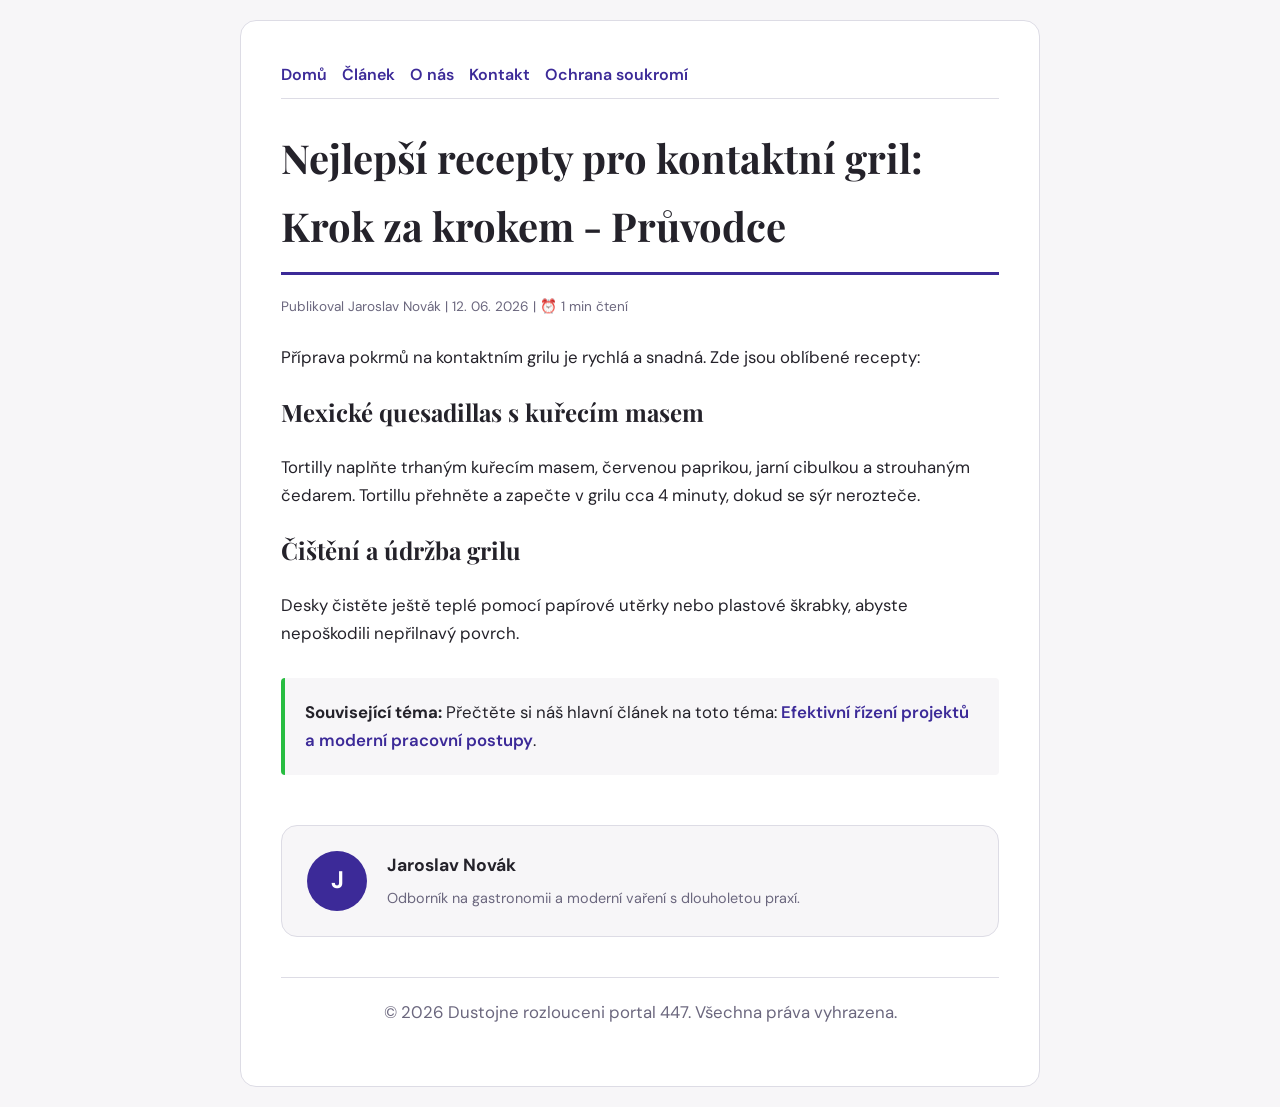
<file: nejlepsi-recepty-pro-kontaktni-gril-krok-za-krokem-pruvodce.html>
<!DOCTYPE html>
<html lang="cs">
<head>
    <meta charset="UTF-8">
    <meta name="viewport" content="width=device-width, initial-scale=1.0">
    <title>Nejlepší recepty pro kontaktní gril: Krok za krokem - Průvodce - Dustojne rozlouceni portal 447</title>
    <meta name="description" content="Nejlepší recepty pro kontaktní gril: Krok za krokem - Průvodce">
    <meta name="geo.region" content="CZ" />
    <meta name="geo.placename" content="Praha" />
    <meta name="geo.position" content="50.0755;14.4378" />
    <meta name="ICBM" content="50.0755, 14.4378" />
    <link rel="stylesheet" href="style.css">
</head>
<body>
    
            <div class="container" style="max-width: 800px;">
                <nav style="display: flex; gap: 15px; margin-bottom: 25px; border-bottom: 1px solid var(--border-color); padding-bottom: 10px; overflow-x: auto; flex-wrap: wrap;">
            <a href="index.html">Domů</a>
            <a href="efektivni-rizeni-projektu-a-moderni-pracovni-postupy.html">Článek</a>
            <a href="about.html">O nás</a>
            <a href="contact.html">Kontakt</a>
            <a href="privacy.html">Ochrana soukromí</a>
        </nav>
                <h1>Nejlepší recepty pro kontaktní gril: Krok za krokem - Průvodce</h1>
                <div style="font-size:0.85rem; color: var(--muted-text); margin-bottom: 25px;">
                    Publikoval Jaroslav Novák | 12. 06. 2026 | ⏰ 1 min čtení
                </div>
                <article style="margin-top: 20px;">
                    <p>Příprava pokrmů na kontaktním grilu je rychlá a snadná. Zde jsou oblíbené recepty:</p>
<h2>Mexické quesadillas s kuřecím masem</h2>
<p>Tortilly naplňte trhaným kuřecím masem, červenou paprikou, jarní cibulkou a strouhaným čedarem. Tortillu přehněte a zapečte v grilu cca 4 minuty, dokud se sýr nerozteče.</p>
<h2>Čištění a údržba grilu</h2>
<p>Desky čistěte ještě teplé pomocí papírové utěrky nebo plastové škrabky, abyste nepoškodili nepřilnavý povrch.</p>
                    <div class="link-resource" style="margin-top: 30px; padding: 20px; border-left: 4px solid var(--accent-color); background: var(--bg-color); border-radius: 4px;"><p style="margin: 0;"><strong>Související téma:</strong> Přečtěte si náš hlavní článek na toto téma: <a href="efektivni-rizeni-projektu-a-moderni-pracovni-postupy.html">Efektivní řízení projektů a moderní pracovní postupy</a>.</p></div>
                </article>
                
            <div class="author-box" style="margin-top: 50px; padding: 25px; background: var(--bg-color); border: 1px solid var(--border-color); border-radius: var(--border-radius); display: flex; gap: 20px; align-items: center;">
                <div style="width: 60px; height: 60px; border-radius: 50%; background: var(--primary-color); display: flex; align-items: center; justify-content: center; color: white; font-weight: bold; font-size: 1.5rem;">J</div>
                <div>
                    <h4 style="margin-bottom: 5px; font-weight: bold; font-size: 1.1rem;">Jaroslav Novák</h4>
                    <p style="margin: 0; font-size: 0.9rem; color: var(--muted-text);">Odborník na gastronomii a moderní vaření s dlouholetou praxí.</p>
                </div>
            </div>
            
                <footer>
                    <p>&copy; 2026 Dustojne rozlouceni portal 447. Všechna práva vyhrazena.</p>
                </footer>
            </div>
            
</body>
</html>
</file>
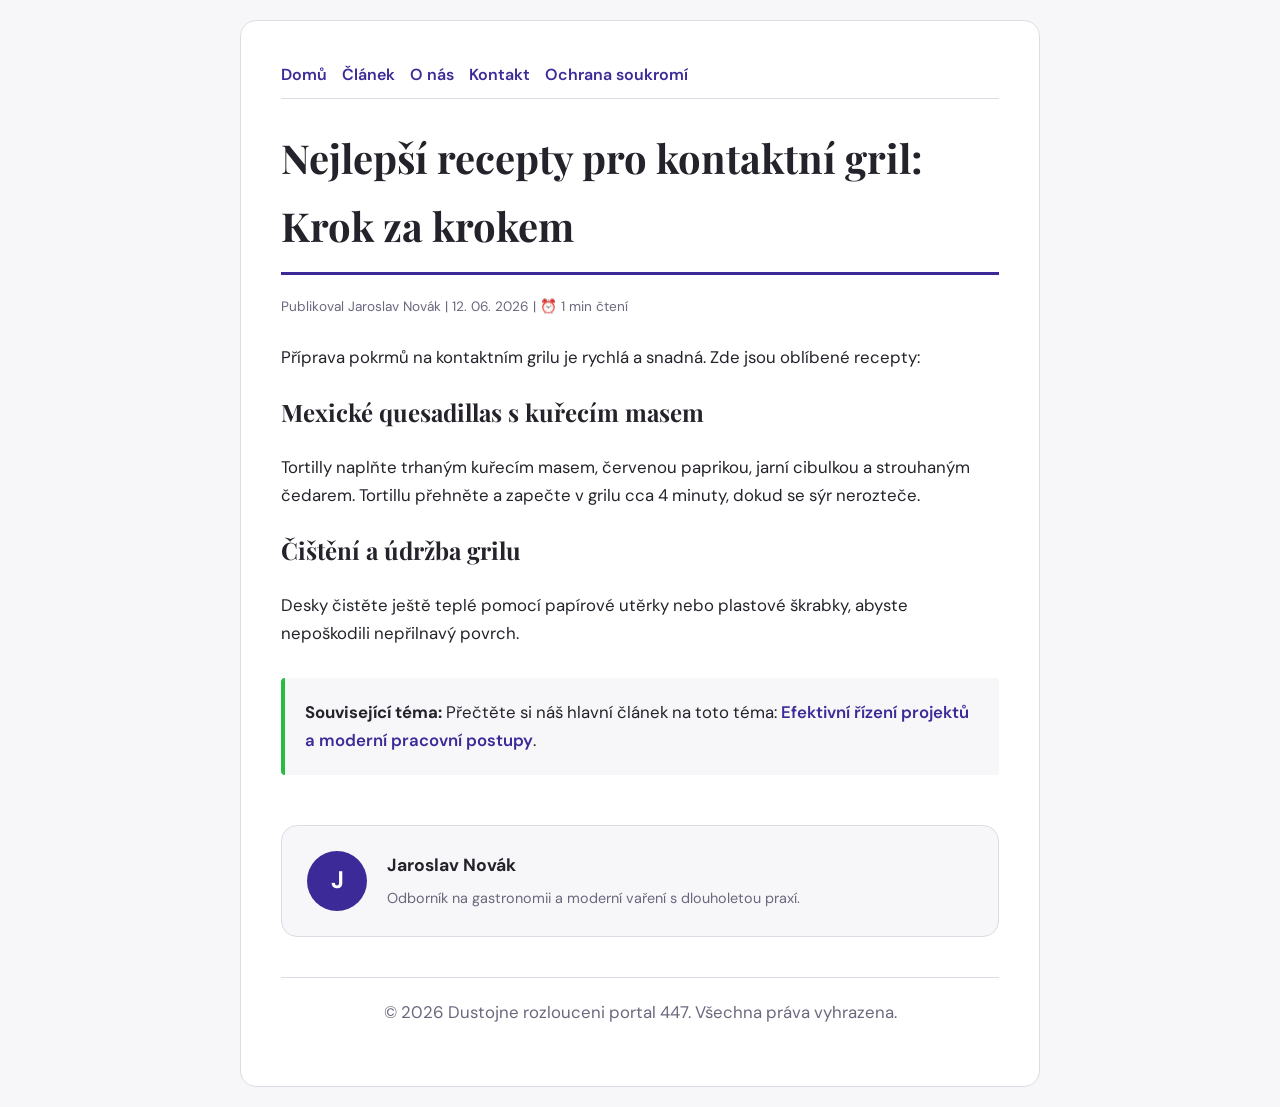
<file: nejlepsi-recepty-pro-kontaktni-gril-krok-za-krokem.html>
<!DOCTYPE html>
<html lang="cs">
<head>
    <meta charset="UTF-8">
    <meta name="viewport" content="width=device-width, initial-scale=1.0">
    <title>Nejlepší recepty pro kontaktní gril: Krok za krokem - Dustojne rozlouceni portal 447</title>
    <meta name="description" content="Nejlepší recepty pro kontaktní gril: Krok za krokem">
    <meta name="geo.region" content="CZ" />
    <meta name="geo.placename" content="Praha" />
    <meta name="geo.position" content="50.0755;14.4378" />
    <meta name="ICBM" content="50.0755, 14.4378" />
    <link rel="stylesheet" href="style.css">
</head>
<body>
    
            <div class="container" style="max-width: 800px;">
                <nav style="display: flex; gap: 15px; margin-bottom: 25px; border-bottom: 1px solid var(--border-color); padding-bottom: 10px; overflow-x: auto; flex-wrap: wrap;">
            <a href="index.html">Domů</a>
            <a href="efektivni-rizeni-projektu-a-moderni-pracovni-postupy.html">Článek</a>
            <a href="about.html">O nás</a>
            <a href="contact.html">Kontakt</a>
            <a href="privacy.html">Ochrana soukromí</a>
        </nav>
                <h1>Nejlepší recepty pro kontaktní gril: Krok za krokem</h1>
                <div style="font-size:0.85rem; color: var(--muted-text); margin-bottom: 25px;">
                    Publikoval Jaroslav Novák | 12. 06. 2026 | ⏰ 1 min čtení
                </div>
                <article style="margin-top: 20px;">
                    <p>Příprava pokrmů na kontaktním grilu je rychlá a snadná. Zde jsou oblíbené recepty:</p>
<h2>Mexické quesadillas s kuřecím masem</h2>
<p>Tortilly naplňte trhaným kuřecím masem, červenou paprikou, jarní cibulkou a strouhaným čedarem. Tortillu přehněte a zapečte v grilu cca 4 minuty, dokud se sýr nerozteče.</p>
<h2>Čištění a údržba grilu</h2>
<p>Desky čistěte ještě teplé pomocí papírové utěrky nebo plastové škrabky, abyste nepoškodili nepřilnavý povrch.</p>
                    <div class="link-resource" style="margin-top: 30px; padding: 20px; border-left: 4px solid var(--accent-color); background: var(--bg-color); border-radius: 4px;"><p style="margin: 0;"><strong>Související téma:</strong> Přečtěte si náš hlavní článek na toto téma: <a href="efektivni-rizeni-projektu-a-moderni-pracovni-postupy.html">Efektivní řízení projektů a moderní pracovní postupy</a>.</p></div>
                </article>
                
            <div class="author-box" style="margin-top: 50px; padding: 25px; background: var(--bg-color); border: 1px solid var(--border-color); border-radius: var(--border-radius); display: flex; gap: 20px; align-items: center;">
                <div style="width: 60px; height: 60px; border-radius: 50%; background: var(--primary-color); display: flex; align-items: center; justify-content: center; color: white; font-weight: bold; font-size: 1.5rem;">J</div>
                <div>
                    <h4 style="margin-bottom: 5px; font-weight: bold; font-size: 1.1rem;">Jaroslav Novák</h4>
                    <p style="margin: 0; font-size: 0.9rem; color: var(--muted-text);">Odborník na gastronomii a moderní vaření s dlouholetou praxí.</p>
                </div>
            </div>
            
                <footer>
                    <p>&copy; 2026 Dustojne rozlouceni portal 447. Všechna práva vyhrazena.</p>
                </footer>
            </div>
            
</body>
</html>
</file>
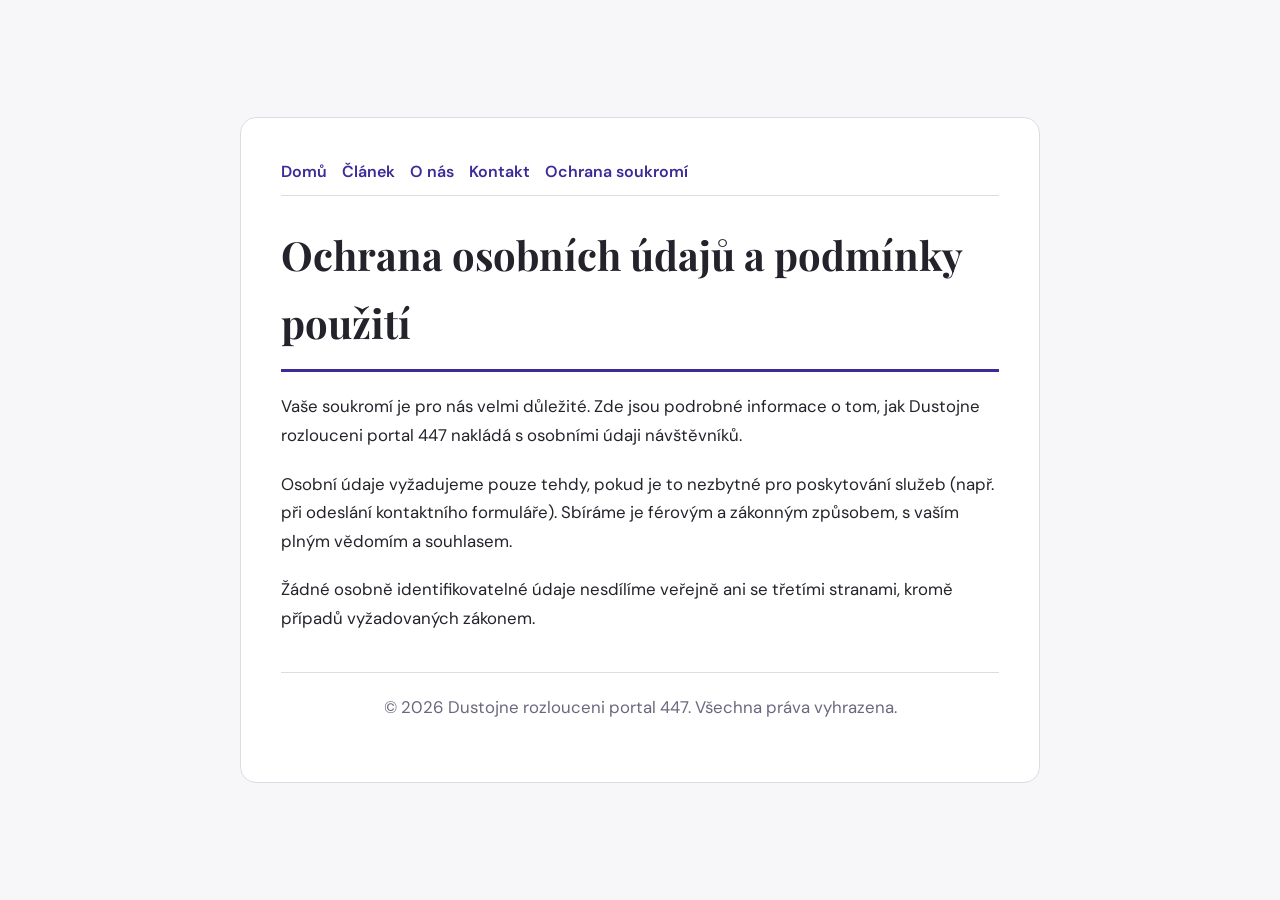
<file: privacy.html>
<!DOCTYPE html>
<html lang="cs">
<head>
    <meta charset="UTF-8">
    <meta name="viewport" content="width=device-width, initial-scale=1.0">
    <title>Ochrana osobních údajů a podmínky použití - Dustojne rozlouceni portal 447</title>
    <meta name="description" content="Vaše soukromí je pro nás velmi důležité. Zde jsou podrobné informace o tom, jak Dustojne rozlouceni portal 447 nakládá s osobními údaji návštěvníků.">
    <meta name="geo.region" content="CZ" />
    <meta name="geo.placename" content="Praha" />
    <meta name="geo.position" content="50.0755;14.4378" />
    <meta name="ICBM" content="50.0755, 14.4378" />
    <link rel="stylesheet" href="style.css">
</head>
<body>
    
        <div class="container" style="max-width: 800px;">
            <nav style="display: flex; gap: 15px; margin-bottom: 25px; border-bottom: 1px solid var(--border-color); padding-bottom: 10px; overflow-x: auto; flex-wrap: wrap;">
            <a href="index.html">Domů</a>
            <a href="efektivni-rizeni-projektu-a-moderni-pracovni-postupy.html">Článek</a>
            <a href="about.html">O nás</a>
            <a href="contact.html">Kontakt</a>
            <a href="privacy.html">Ochrana soukromí</a>
        </nav>
            <h1>Ochrana osobních údajů a podmínky použití</h1>
            <p>Vaše soukromí je pro nás velmi důležité. Zde jsou podrobné informace o tom, jak Dustojne rozlouceni portal 447 nakládá s osobními údaji návštěvníků.</p>
            <p>Osobní údaje vyžadujeme pouze tehdy, pokud je to nezbytné pro poskytování služeb (např. při odeslání kontaktního formuláře). Sbíráme je férovým a zákonným způsobem, s vaším plným vědomím a souhlasem.</p>
            <p>Žádné osobně identifikovatelné údaje nesdílíme veřejně ani se třetími stranami, kromě případů vyžadovaných zákonem.</p>
            <footer>
                <p>&copy; 2026 Dustojne rozlouceni portal 447. Všechna práva vyhrazena.</p>
            </footer>
        </div>
        
</body>
</html>
</file>
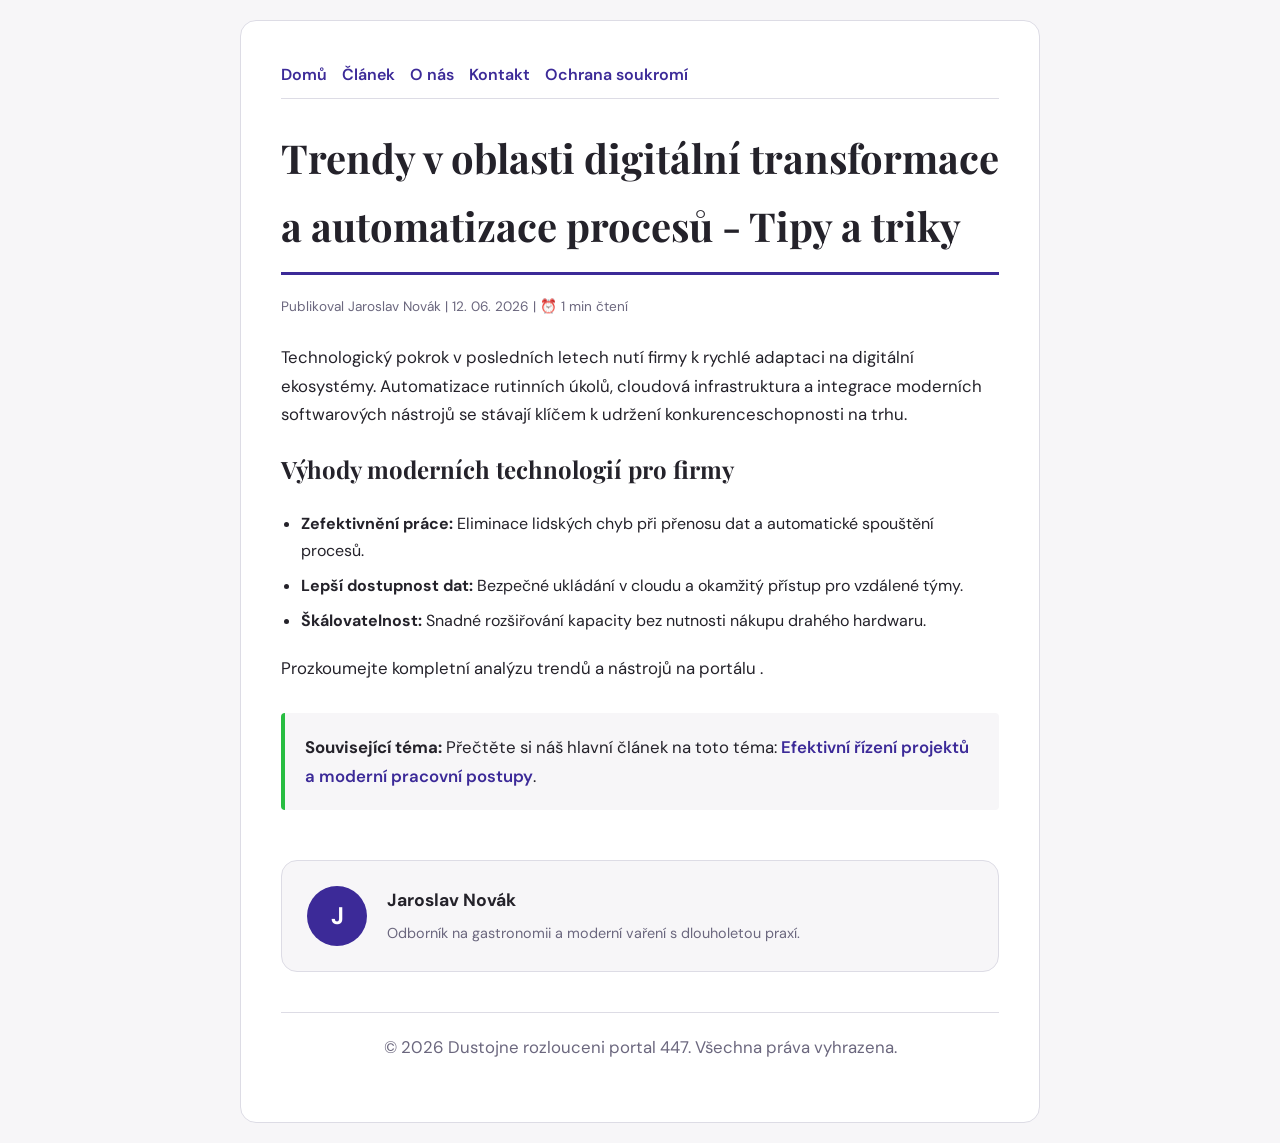
<file: trendy-v-oblasti-digitalni-transformace-a-automatizace-procesu-tipy-a-triky.html>
<!DOCTYPE html>
<html lang="cs">
<head>
    <meta charset="UTF-8">
    <meta name="viewport" content="width=device-width, initial-scale=1.0">
    <title>Trendy v oblasti digitální transformace a automatizace procesů - Tipy a triky - Dustojne rozlouceni portal 447</title>
    <meta name="description" content="Trendy v oblasti digitální transformace a automatizace procesů - Tipy a triky">
    <meta name="geo.region" content="CZ" />
    <meta name="geo.placename" content="Praha" />
    <meta name="geo.position" content="50.0755;14.4378" />
    <meta name="ICBM" content="50.0755, 14.4378" />
    <link rel="stylesheet" href="style.css">
</head>
<body>
    
            <div class="container" style="max-width: 800px;">
                <nav style="display: flex; gap: 15px; margin-bottom: 25px; border-bottom: 1px solid var(--border-color); padding-bottom: 10px; overflow-x: auto; flex-wrap: wrap;">
            <a href="index.html">Domů</a>
            <a href="efektivni-rizeni-projektu-a-moderni-pracovni-postupy.html">Článek</a>
            <a href="about.html">O nás</a>
            <a href="contact.html">Kontakt</a>
            <a href="privacy.html">Ochrana soukromí</a>
        </nav>
                <h1>Trendy v oblasti digitální transformace a automatizace procesů - Tipy a triky</h1>
                <div style="font-size:0.85rem; color: var(--muted-text); margin-bottom: 25px;">
                    Publikoval Jaroslav Novák | 12. 06. 2026 | ⏰ 1 min čtení
                </div>
                <article style="margin-top: 20px;">
                    <p>Technologický pokrok v posledních letech nutí firmy k rychlé adaptaci na digitální ekosystémy. Automatizace rutinních úkolů, cloudová infrastruktura a integrace moderních softwarových nástrojů se stávají klíčem k udržení konkurenceschopnosti na trhu.</p>
<h2>Výhody moderních technologií pro firmy</h2>
<ul>
    <li><strong>Zefektivnění práce:</strong> Eliminace lidských chyb při přenosu dat a automatické spouštění procesů.</li>
    <li><strong>Lepší dostupnost dat:</strong> Bezpečné ukládání v cloudu a okamžitý přístup pro vzdálené týmy.</li>
    <li><strong>Škálovatelnost:</strong> Snadné rozšiřování kapacity bez nutnosti nákupu drahého hardwaru.</li>
</ul>
<p>Prozkoumejte kompletní analýzu trendů a nástrojů na portálu .</p>
                    <div class="link-resource" style="margin-top: 30px; padding: 20px; border-left: 4px solid var(--accent-color); background: var(--bg-color); border-radius: 4px;"><p style="margin: 0;"><strong>Související téma:</strong> Přečtěte si náš hlavní článek na toto téma: <a href="efektivni-rizeni-projektu-a-moderni-pracovni-postupy.html">Efektivní řízení projektů a moderní pracovní postupy</a>.</p></div>
                </article>
                
            <div class="author-box" style="margin-top: 50px; padding: 25px; background: var(--bg-color); border: 1px solid var(--border-color); border-radius: var(--border-radius); display: flex; gap: 20px; align-items: center;">
                <div style="width: 60px; height: 60px; border-radius: 50%; background: var(--primary-color); display: flex; align-items: center; justify-content: center; color: white; font-weight: bold; font-size: 1.5rem;">J</div>
                <div>
                    <h4 style="margin-bottom: 5px; font-weight: bold; font-size: 1.1rem;">Jaroslav Novák</h4>
                    <p style="margin: 0; font-size: 0.9rem; color: var(--muted-text);">Odborník na gastronomii a moderní vaření s dlouholetou praxí.</p>
                </div>
            </div>
            
                <footer>
                    <p>&copy; 2026 Dustojne rozlouceni portal 447. Všechna práva vyhrazena.</p>
                </footer>
            </div>
            
</body>
</html>
</file>
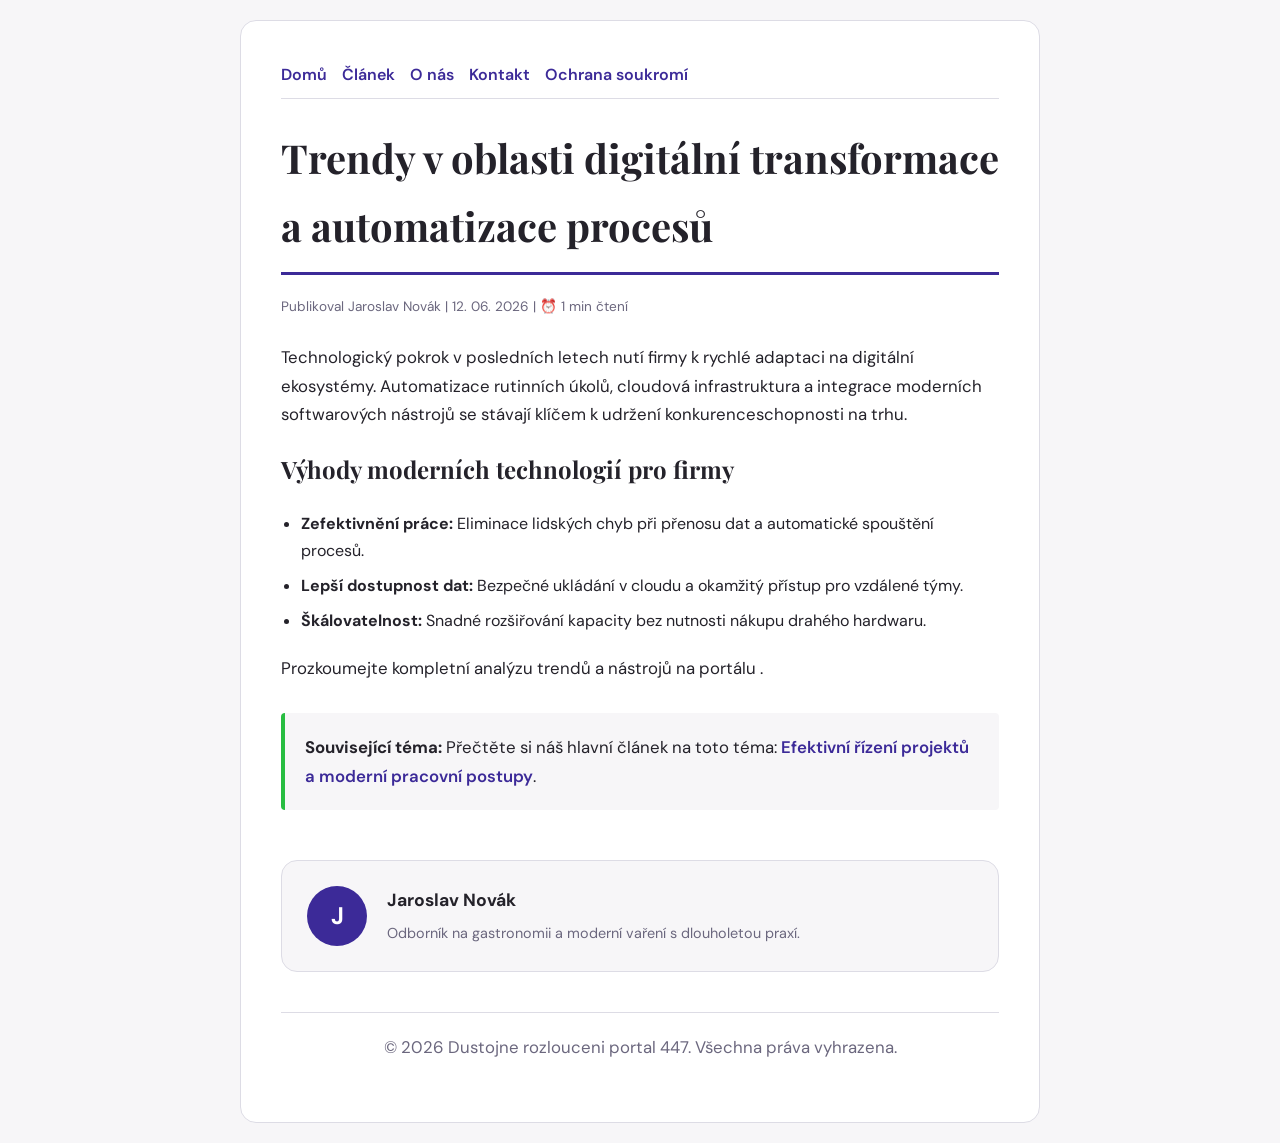
<file: trendy-v-oblasti-digitalni-transformace-a-automatizace-procesu.html>
<!DOCTYPE html>
<html lang="cs">
<head>
    <meta charset="UTF-8">
    <meta name="viewport" content="width=device-width, initial-scale=1.0">
    <title>Trendy v oblasti digitální transformace a automatizace procesů - Dustojne rozlouceni portal 447</title>
    <meta name="description" content="Trendy v oblasti digitální transformace a automatizace procesů">
    <meta name="geo.region" content="CZ" />
    <meta name="geo.placename" content="Praha" />
    <meta name="geo.position" content="50.0755;14.4378" />
    <meta name="ICBM" content="50.0755, 14.4378" />
    <link rel="stylesheet" href="style.css">
</head>
<body>
    
            <div class="container" style="max-width: 800px;">
                <nav style="display: flex; gap: 15px; margin-bottom: 25px; border-bottom: 1px solid var(--border-color); padding-bottom: 10px; overflow-x: auto; flex-wrap: wrap;">
            <a href="index.html">Domů</a>
            <a href="efektivni-rizeni-projektu-a-moderni-pracovni-postupy.html">Článek</a>
            <a href="about.html">O nás</a>
            <a href="contact.html">Kontakt</a>
            <a href="privacy.html">Ochrana soukromí</a>
        </nav>
                <h1>Trendy v oblasti digitální transformace a automatizace procesů</h1>
                <div style="font-size:0.85rem; color: var(--muted-text); margin-bottom: 25px;">
                    Publikoval Jaroslav Novák | 12. 06. 2026 | ⏰ 1 min čtení
                </div>
                <article style="margin-top: 20px;">
                    <p>Technologický pokrok v posledních letech nutí firmy k rychlé adaptaci na digitální ekosystémy. Automatizace rutinních úkolů, cloudová infrastruktura a integrace moderních softwarových nástrojů se stávají klíčem k udržení konkurenceschopnosti na trhu.</p>
<h2>Výhody moderních technologií pro firmy</h2>
<ul>
    <li><strong>Zefektivnění práce:</strong> Eliminace lidských chyb při přenosu dat a automatické spouštění procesů.</li>
    <li><strong>Lepší dostupnost dat:</strong> Bezpečné ukládání v cloudu a okamžitý přístup pro vzdálené týmy.</li>
    <li><strong>Škálovatelnost:</strong> Snadné rozšiřování kapacity bez nutnosti nákupu drahého hardwaru.</li>
</ul>
<p>Prozkoumejte kompletní analýzu trendů a nástrojů na portálu .</p>
                    <div class="link-resource" style="margin-top: 30px; padding: 20px; border-left: 4px solid var(--accent-color); background: var(--bg-color); border-radius: 4px;"><p style="margin: 0;"><strong>Související téma:</strong> Přečtěte si náš hlavní článek na toto téma: <a href="efektivni-rizeni-projektu-a-moderni-pracovni-postupy.html">Efektivní řízení projektů a moderní pracovní postupy</a>.</p></div>
                </article>
                
            <div class="author-box" style="margin-top: 50px; padding: 25px; background: var(--bg-color); border: 1px solid var(--border-color); border-radius: var(--border-radius); display: flex; gap: 20px; align-items: center;">
                <div style="width: 60px; height: 60px; border-radius: 50%; background: var(--primary-color); display: flex; align-items: center; justify-content: center; color: white; font-weight: bold; font-size: 1.5rem;">J</div>
                <div>
                    <h4 style="margin-bottom: 5px; font-weight: bold; font-size: 1.1rem;">Jaroslav Novák</h4>
                    <p style="margin: 0; font-size: 0.9rem; color: var(--muted-text);">Odborník na gastronomii a moderní vaření s dlouholetou praxí.</p>
                </div>
            </div>
            
                <footer>
                    <p>&copy; 2026 Dustojne rozlouceni portal 447. Všechna práva vyhrazena.</p>
                </footer>
            </div>
            
</body>
</html>
</file>
<file: style.css>
@import url('https://fonts.googleapis.com/css2?family=Playfair+Display:wght@700&family=DM+Sans:wght@400;600&display=swap');

:root {
    --bg-color: hsl(250, 15%, 97%);
    --card-bg: hsl(250, 15%, 100%);
    --text-color: hsl(250, 10%, 15%);
    --muted-text: hsl(250, 10%, 45%);
    --primary-color: hsl(250, 57%, 38%);
    --accent-color: hsl(130, 65%, 45%);
    --border-color: hsl(250, 15%, 88%);
    --border-radius: 16px;
    --shadow: none;
    --font-headline: 'Playfair Display', sans-serif;
    --font-body: 'DM Sans', sans-serif;
}

* {
    box-sizing: border-box;
    margin: 0;
    padding: 0;
}

body {
    background-color: var(--bg-color);
    color: var(--text-color);
    font-family: var(--font-body);
    line-height: 1.7;
    padding: 20px;
    display: flex;
    justify-content: center;
    min-height: 100vh;
}

a {
    color: var(--primary-color);
    text-decoration: none;
    font-weight: 600;
    transition: color 0.2s ease;
}

a:hover {
    color: var(--accent-color);
    text-decoration: underline;
}

.container {
    width: 100%;
    max-width: 900px;
    background: var(--card-bg);
    border: 1px solid var(--border-color);
    border-radius: var(--border-radius);
    padding: 40px;
    box-shadow: var(--shadow);
    margin: auto;
}

h1, h2, h3 {
    font-family: var(--font-headline);
    margin-bottom: 20px;
    color: var(--text-color);
}

h1 {
    font-size: 2.5rem;
    border-bottom: 3px solid var(--primary-color);
    padding-bottom: 12px;
}

p {
    margin-bottom: 20px;
    font-size: 1.05rem;
}

ul {
    margin-bottom: 20px;
    padding-left: 20px;
}

li {
    margin-bottom: 8px;
}

form {
    display: flex;
    flex-direction: column;
    gap: 15px;
    margin-top: 25px;
}

input, textarea, button {
    padding: 12px;
    border: 1px solid var(--border-color);
    border-radius: var(--border-radius);
    font-family: var(--font-body);
    font-size: 1rem;
    background: var(--bg-color);
    color: var(--text-color);
}

button {
    background: var(--primary-color);
    color: white;
    font-weight: 600;
    border: none;
    cursor: pointer;
    transition: background 0.2s ease;
}

button:hover {
    background: var(--accent-color);
}

footer {
    margin-top: 40px;
    border-top: 1px solid var(--border-color);
    padding-top: 20px;
    font-size: 0.9rem;
    color: var(--muted-text);
    text-align: center;
}
</file>
